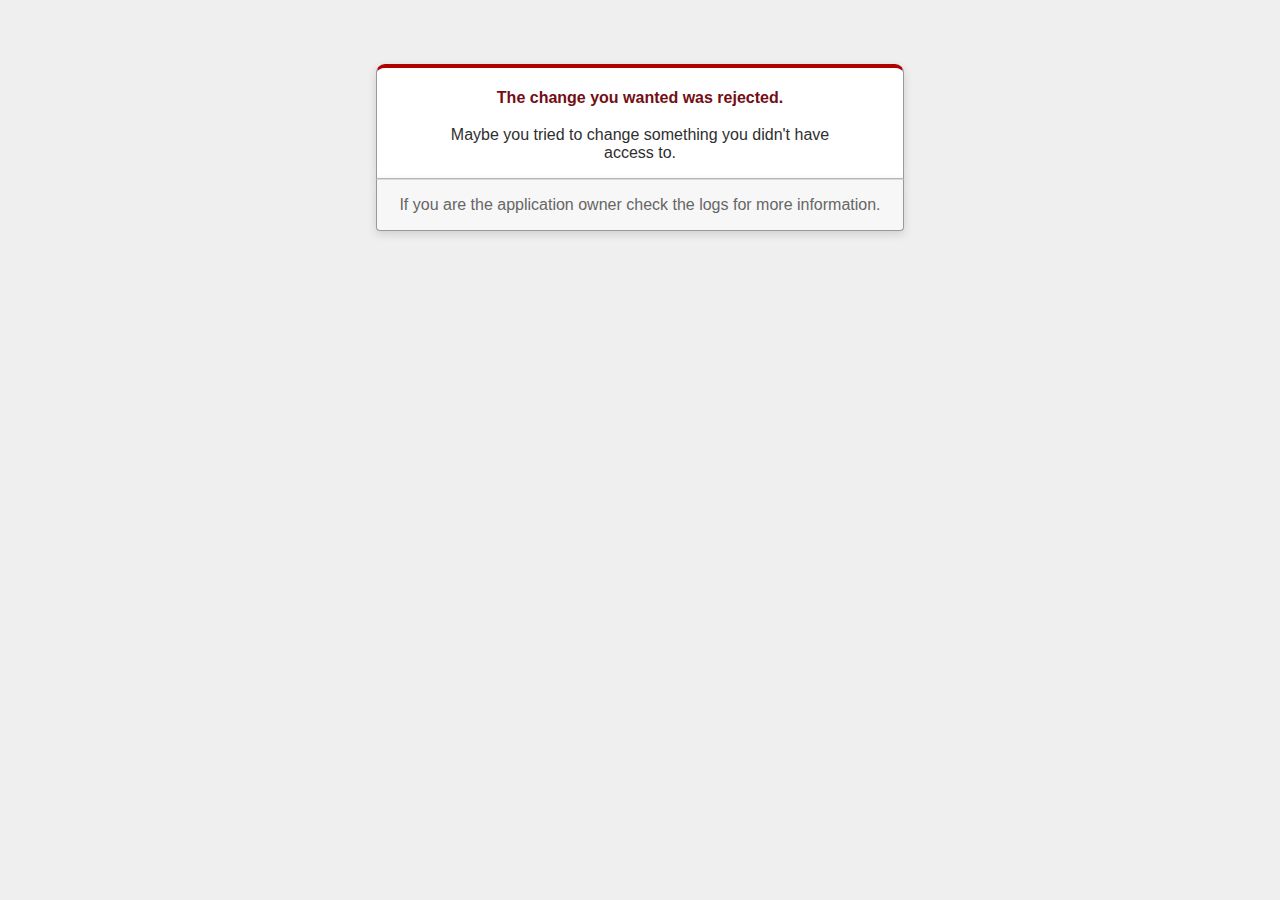
<file: public/422.html>
<!DOCTYPE html>
<html>
<head>
  <title>The change you wanted was rejected (422)</title>
  <meta name="viewport" content="width=device-width,initial-scale=1">
  <style>
  .rails-default-error-page {
    background-color: #EFEFEF;
    color: #2E2F30;
    text-align: center;
    font-family: arial, sans-serif;
    margin: 0;
  }

  .rails-default-error-page div.dialog {
    width: 95%;
    max-width: 33em;
    margin: 4em auto 0;
  }

  .rails-default-error-page div.dialog > div {
    border: 1px solid #CCC;
    border-right-color: #999;
    border-left-color: #999;
    border-bottom-color: #BBB;
    border-top: #B00100 solid 4px;
    border-top-left-radius: 9px;
    border-top-right-radius: 9px;
    background-color: white;
    padding: 7px 12% 0;
    box-shadow: 0 3px 8px rgba(50, 50, 50, 0.17);
  }

  .rails-default-error-page h1 {
    font-size: 100%;
    color: #730E15;
    line-height: 1.5em;
  }

  .rails-default-error-page div.dialog > p {
    margin: 0 0 1em;
    padding: 1em;
    background-color: #F7F7F7;
    border: 1px solid #CCC;
    border-right-color: #999;
    border-left-color: #999;
    border-bottom-color: #999;
    border-bottom-left-radius: 4px;
    border-bottom-right-radius: 4px;
    border-top-color: #DADADA;
    color: #666;
    box-shadow: 0 3px 8px rgba(50, 50, 50, 0.17);
  }
  </style>
</head>

<body class="rails-default-error-page">
  <!-- This file lives in public/422.html -->
  <div class="dialog">
    <div>
      <h1>The change you wanted was rejected.</h1>
      <p>Maybe you tried to change something you didn't have access to.</p>
    </div>
    <p>If you are the application owner check the logs for more information.</p>
  </div>
</body>
</html>
</file>
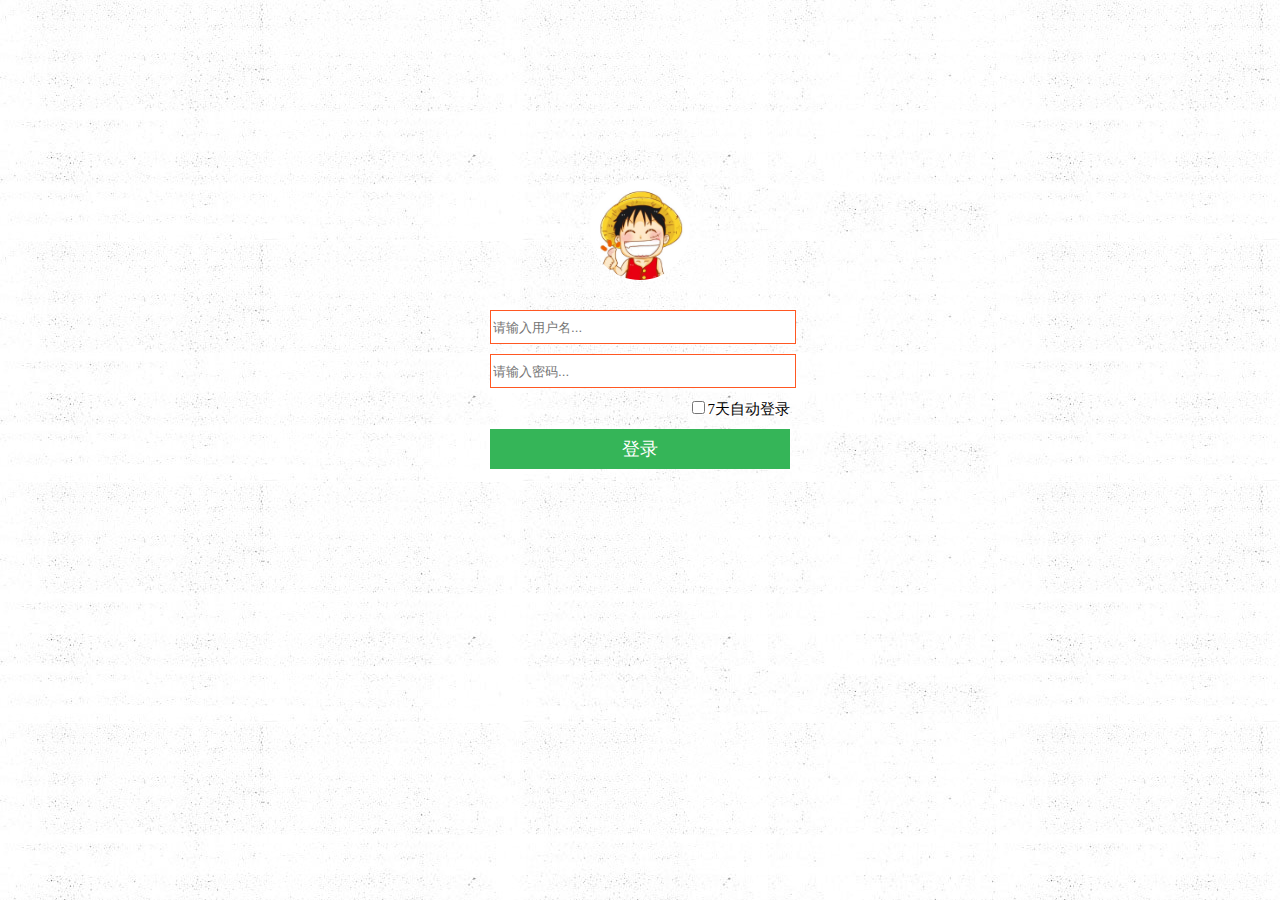
<file: webapp/html/login.html>
<!DOCTYPE html>
<html>
    <head>
        <meta charset="UTF-8">
        <meta http-equiv="X-UA-Compatible" content="IE=edge">
        <meta name="viewport" content="width=device-width, initial-scale=1.0">
        <meta name="description" content="Blog Login">
        <meta name="author" content="Suvan">
        <title>Login</title>

        <!--CSS -->
        <link href="../css/login.css" rel="stylesheet">

        <!-- JavaScript -->
        <script src="../js/login.js"></script>

    </head>
    <body>
        <div class="container">
            <div class="header">
                <a href="${basePath}">
                    <img src="../img/suvan.jpg" class="he-img">
                </a>
            </div>
            <div class="main">
                <div class="ma-form">
                    <form id="login-form"  action="login/loginCheck" method="post">
                        <input type="hidden" value="隐藏提交(test1)" name="test1"/>
                        <input type="hidden" value="隐藏提交(test2)" name="test2"/>

                        <div class="form-item">
                            <input type="text" class="form-input"   name="username" placeholder="请输入用户名..."/>
                        </div>
                        <div class="form-item">
                            <input type="password" class="form-input"  id="password" name="password" placeholder="请输入密码..."/>
                        </div>
                        <div class="form-item">
                                <label class="form-automaticLogin">
                                    <input type="checkbox" name="automaticLogin">7天自动登录
                                </label>
                        </div>
                        <div class="form-item">
                            <button type="submit" class="form-loginButton">登录</button>
                        </div>
                    </form>
                </div>
            </div>
        </div>
    </body>
</html>
</file>
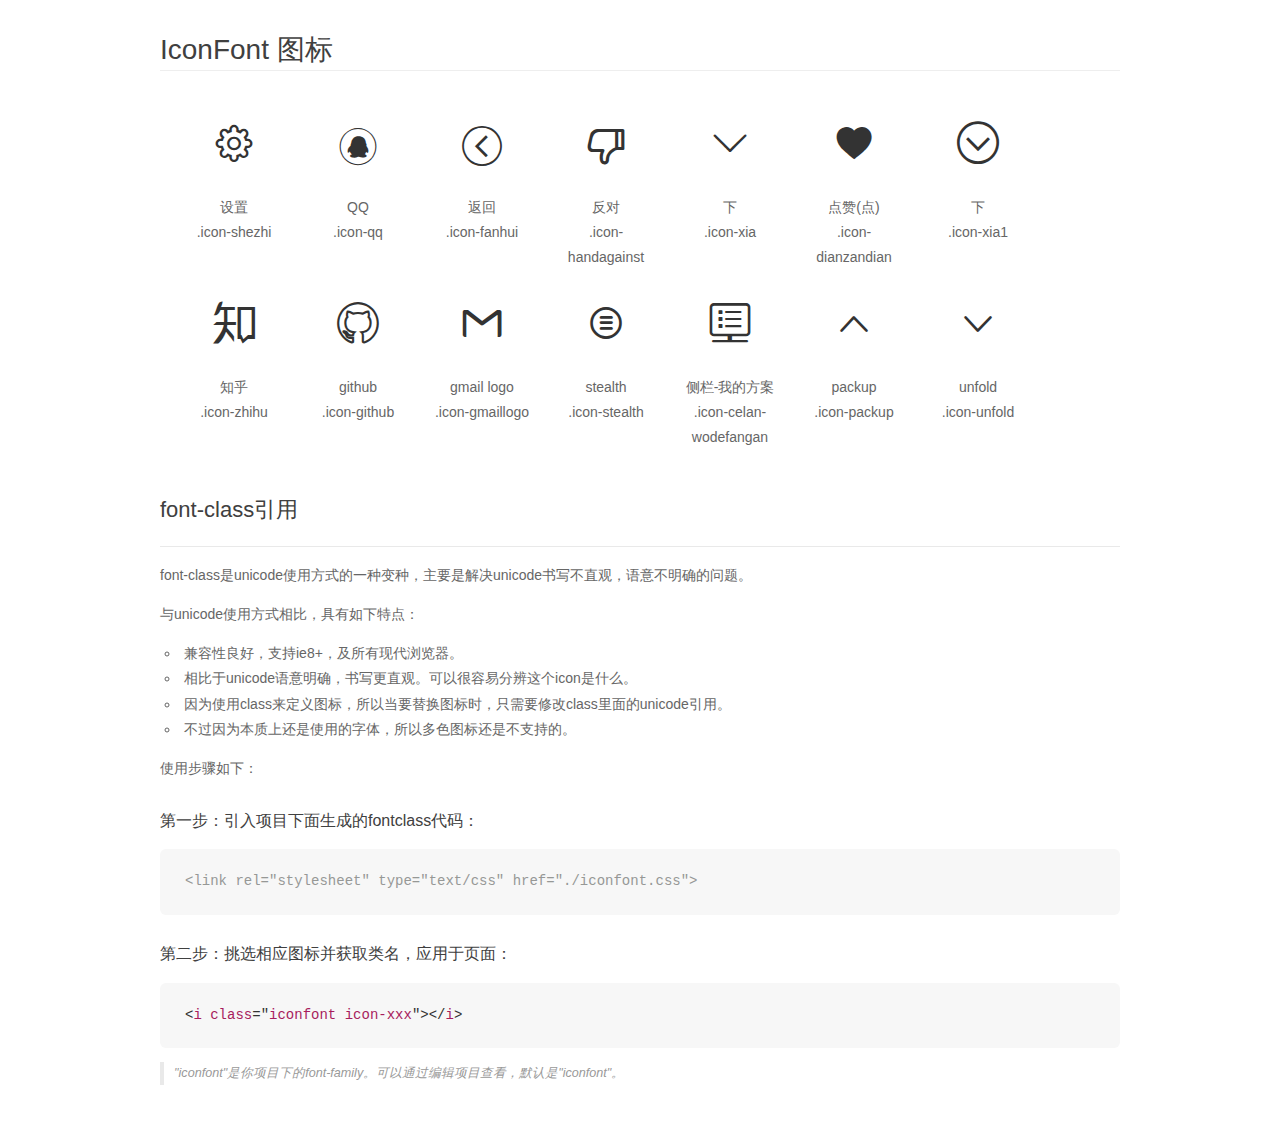
<file: webapp/extend/icon/demo_fontclass.html>
<!DOCTYPE html>
<html>
<head>
    <meta charset="utf-8"/>
    <title>IconFont</title>
    <link rel="stylesheet" href="demo.css">
    <link rel="stylesheet" href="iconfont.css">
</head>
<body>
    <div class="main markdown">
        <h1>IconFont 图标</h1>
        <ul class="icon_lists clear">
            
                <li>
                <i class="icon iconfont icon-shezhi"></i>
                    <div class="name">设置</div>
                    <div class="fontclass">.icon-shezhi</div>
                </li>
            
                <li>
                <i class="icon iconfont icon-qq"></i>
                    <div class="name">QQ</div>
                    <div class="fontclass">.icon-qq</div>
                </li>
            
                <li>
                <i class="icon iconfont icon-fanhui"></i>
                    <div class="name">返回</div>
                    <div class="fontclass">.icon-fanhui</div>
                </li>
            
                <li>
                <i class="icon iconfont icon-handagainst"></i>
                    <div class="name">反对</div>
                    <div class="fontclass">.icon-handagainst</div>
                </li>
            
                <li>
                <i class="icon iconfont icon-xia"></i>
                    <div class="name">下</div>
                    <div class="fontclass">.icon-xia</div>
                </li>
            
                <li>
                <i class="icon iconfont icon-dianzandian"></i>
                    <div class="name">点赞(点)</div>
                    <div class="fontclass">.icon-dianzandian</div>
                </li>
            
                <li>
                <i class="icon iconfont icon-xia1"></i>
                    <div class="name">下</div>
                    <div class="fontclass">.icon-xia1</div>
                </li>
            
                <li>
                <i class="icon iconfont icon-zhihu"></i>
                    <div class="name">知乎</div>
                    <div class="fontclass">.icon-zhihu</div>
                </li>
            
                <li>
                <i class="icon iconfont icon-github"></i>
                    <div class="name">github</div>
                    <div class="fontclass">.icon-github</div>
                </li>
            
                <li>
                <i class="icon iconfont icon-gmaillogo"></i>
                    <div class="name">gmail logo</div>
                    <div class="fontclass">.icon-gmaillogo</div>
                </li>
            
                <li>
                <i class="icon iconfont icon-stealth"></i>
                    <div class="name">stealth</div>
                    <div class="fontclass">.icon-stealth</div>
                </li>
            
                <li>
                <i class="icon iconfont icon-celan-wodefangan"></i>
                    <div class="name">侧栏-我的方案</div>
                    <div class="fontclass">.icon-celan-wodefangan</div>
                </li>
            
                <li>
                <i class="icon iconfont icon-packup"></i>
                    <div class="name">packup</div>
                    <div class="fontclass">.icon-packup</div>
                </li>
            
                <li>
                <i class="icon iconfont icon-unfold"></i>
                    <div class="name">unfold</div>
                    <div class="fontclass">.icon-unfold</div>
                </li>
            
        </ul>

        <h2 id="font-class-">font-class引用</h2>
        <hr>

        <p>font-class是unicode使用方式的一种变种，主要是解决unicode书写不直观，语意不明确的问题。</p>
        <p>与unicode使用方式相比，具有如下特点：</p>
        <ul>
        <li>兼容性良好，支持ie8+，及所有现代浏览器。</li>
        <li>相比于unicode语意明确，书写更直观。可以很容易分辨这个icon是什么。</li>
        <li>因为使用class来定义图标，所以当要替换图标时，只需要修改class里面的unicode引用。</li>
        <li>不过因为本质上还是使用的字体，所以多色图标还是不支持的。</li>
        </ul>
        <p>使用步骤如下：</p>
        <h3 id="-fontclass-">第一步：引入项目下面生成的fontclass代码：</h3>


        <pre><code class="lang-js hljs javascript"><span class="hljs-comment">&lt;link rel="stylesheet" type="text/css" href="./iconfont.css"&gt;</span></code></pre>
        <h3 id="-">第二步：挑选相应图标并获取类名，应用于页面：</h3>
        <pre><code class="lang-css hljs">&lt;<span class="hljs-selector-tag">i</span> <span class="hljs-selector-tag">class</span>="<span class="hljs-selector-tag">iconfont</span> <span class="hljs-selector-tag">icon-xxx</span>"&gt;&lt;/<span class="hljs-selector-tag">i</span>&gt;</code></pre>
        <blockquote>
        <p>"iconfont"是你项目下的font-family。可以通过编辑项目查看，默认是"iconfont"。</p>
        </blockquote>
    </div>
</body>
</html>
</file>
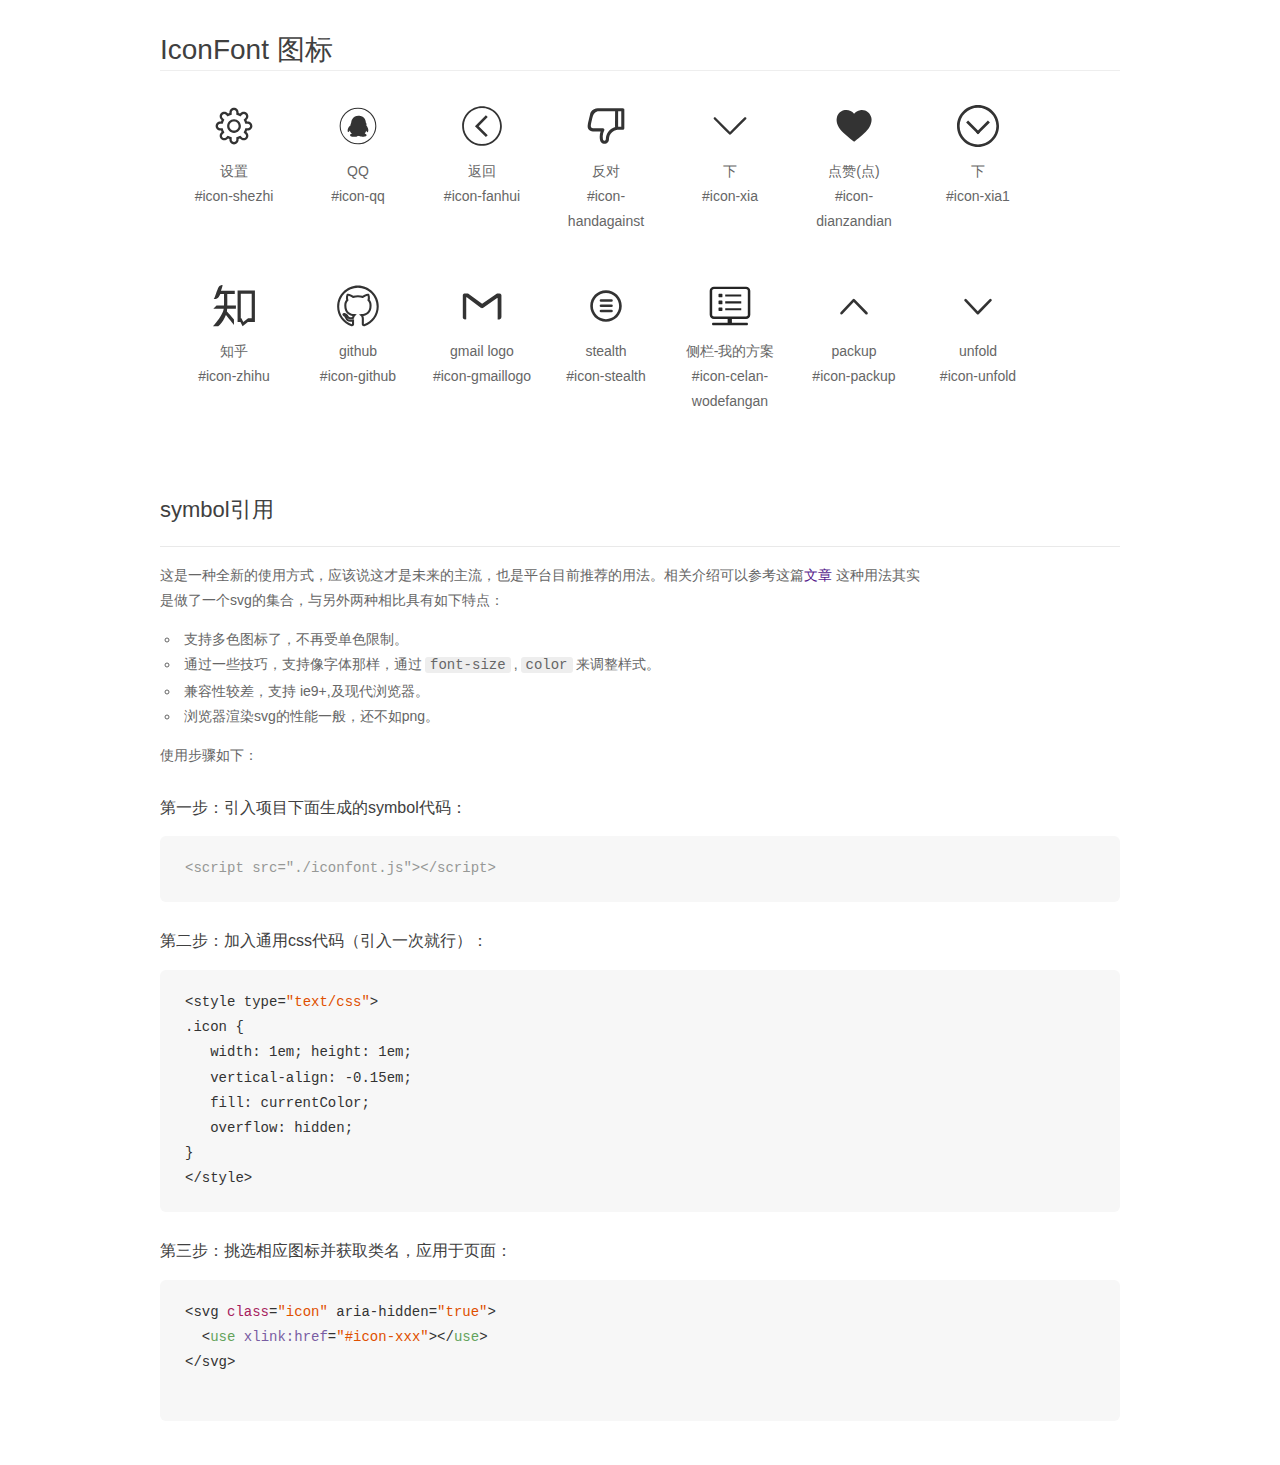
<file: webapp/extend/icon/demo_symbol.html>
<!DOCTYPE html>
<html>
<head>
    <meta charset="utf-8"/>
    <title>IconFont</title>
    <link rel="stylesheet" href="demo.css">
    <script src="iconfont.js"></script>

    <style type="text/css">
        .icon {
          /* 通过设置 font-size 来改变图标大小 */
          width: 1em; height: 1em;
          /* 图标和文字相邻时，垂直对齐 */
          vertical-align: -0.15em;
          /* 通过设置 color 来改变 SVG 的颜色/fill */
          fill: currentColor;
          /* path 和 stroke 溢出 viewBox 部分在 IE 下会显示
             normalize.css 中也包含这行 */
          overflow: hidden;
        }

    </style>
</head>
<body>
    <div class="main markdown">
        <h1>IconFont 图标</h1>
        <ul class="icon_lists clear">
            
                <li>
                    <svg class="icon" aria-hidden="true">
                        <use xlink:href="#icon-shezhi"></use>
                    </svg>
                    <div class="name">设置</div>
                    <div class="fontclass">#icon-shezhi</div>
                </li>
            
                <li>
                    <svg class="icon" aria-hidden="true">
                        <use xlink:href="#icon-qq"></use>
                    </svg>
                    <div class="name">QQ</div>
                    <div class="fontclass">#icon-qq</div>
                </li>
            
                <li>
                    <svg class="icon" aria-hidden="true">
                        <use xlink:href="#icon-fanhui"></use>
                    </svg>
                    <div class="name">返回</div>
                    <div class="fontclass">#icon-fanhui</div>
                </li>
            
                <li>
                    <svg class="icon" aria-hidden="true">
                        <use xlink:href="#icon-handagainst"></use>
                    </svg>
                    <div class="name">反对</div>
                    <div class="fontclass">#icon-handagainst</div>
                </li>
            
                <li>
                    <svg class="icon" aria-hidden="true">
                        <use xlink:href="#icon-xia"></use>
                    </svg>
                    <div class="name">下</div>
                    <div class="fontclass">#icon-xia</div>
                </li>
            
                <li>
                    <svg class="icon" aria-hidden="true">
                        <use xlink:href="#icon-dianzandian"></use>
                    </svg>
                    <div class="name">点赞(点)</div>
                    <div class="fontclass">#icon-dianzandian</div>
                </li>
            
                <li>
                    <svg class="icon" aria-hidden="true">
                        <use xlink:href="#icon-xia1"></use>
                    </svg>
                    <div class="name">下</div>
                    <div class="fontclass">#icon-xia1</div>
                </li>
            
                <li>
                    <svg class="icon" aria-hidden="true">
                        <use xlink:href="#icon-zhihu"></use>
                    </svg>
                    <div class="name">知乎</div>
                    <div class="fontclass">#icon-zhihu</div>
                </li>
            
                <li>
                    <svg class="icon" aria-hidden="true">
                        <use xlink:href="#icon-github"></use>
                    </svg>
                    <div class="name">github</div>
                    <div class="fontclass">#icon-github</div>
                </li>
            
                <li>
                    <svg class="icon" aria-hidden="true">
                        <use xlink:href="#icon-gmaillogo"></use>
                    </svg>
                    <div class="name">gmail logo</div>
                    <div class="fontclass">#icon-gmaillogo</div>
                </li>
            
                <li>
                    <svg class="icon" aria-hidden="true">
                        <use xlink:href="#icon-stealth"></use>
                    </svg>
                    <div class="name">stealth</div>
                    <div class="fontclass">#icon-stealth</div>
                </li>
            
                <li>
                    <svg class="icon" aria-hidden="true">
                        <use xlink:href="#icon-celan-wodefangan"></use>
                    </svg>
                    <div class="name">侧栏-我的方案</div>
                    <div class="fontclass">#icon-celan-wodefangan</div>
                </li>
            
                <li>
                    <svg class="icon" aria-hidden="true">
                        <use xlink:href="#icon-packup"></use>
                    </svg>
                    <div class="name">packup</div>
                    <div class="fontclass">#icon-packup</div>
                </li>
            
                <li>
                    <svg class="icon" aria-hidden="true">
                        <use xlink:href="#icon-unfold"></use>
                    </svg>
                    <div class="name">unfold</div>
                    <div class="fontclass">#icon-unfold</div>
                </li>
            
        </ul>


        <h2 id="symbol-">symbol引用</h2>
        <hr>

        <p>这是一种全新的使用方式，应该说这才是未来的主流，也是平台目前推荐的用法。相关介绍可以参考这篇<a href="">文章</a>
        这种用法其实是做了一个svg的集合，与另外两种相比具有如下特点：</p>
        <ul>
          <li>支持多色图标了，不再受单色限制。</li>
          <li>通过一些技巧，支持像字体那样，通过<code>font-size</code>,<code>color</code>来调整样式。</li>
          <li>兼容性较差，支持 ie9+,及现代浏览器。</li>
          <li>浏览器渲染svg的性能一般，还不如png。</li>
        </ul>
        <p>使用步骤如下：</p>
        <h3 id="-symbol-">第一步：引入项目下面生成的symbol代码：</h3>
        <pre><code class="lang-js hljs javascript"><span class="hljs-comment">&lt;script src="./iconfont.js"&gt;&lt;/script&gt;</span></code></pre>
        <h3 id="-css-">第二步：加入通用css代码（引入一次就行）：</h3>
        <pre><code class="lang-js hljs javascript">&lt;style type=<span class="hljs-string">"text/css"</span>&gt;
.icon {
   width: <span class="hljs-number">1</span>em; height: <span class="hljs-number">1</span>em;
   vertical-align: <span class="hljs-number">-0.15</span>em;
   fill: currentColor;
   overflow: hidden;
}
&lt;<span class="hljs-regexp">/style&gt;</span></code></pre>
        <h3 id="-">第三步：挑选相应图标并获取类名，应用于页面：</h3>
        <pre><code class="lang-js hljs javascript">&lt;svg <span class="hljs-class"><span class="hljs-keyword">class</span></span>=<span class="hljs-string">"icon"</span> aria-hidden=<span class="hljs-string">"true"</span>&gt;<span class="xml"><span class="hljs-tag">
  &lt;<span class="hljs-name">use</span> <span class="hljs-attr">xlink:href</span>=<span class="hljs-string">"#icon-xxx"</span>&gt;</span><span class="hljs-tag">&lt;/<span class="hljs-name">use</span>&gt;</span>
</span>&lt;<span class="hljs-regexp">/svg&gt;
        </span></code></pre>
    </div>
</body>
</html>
</file>
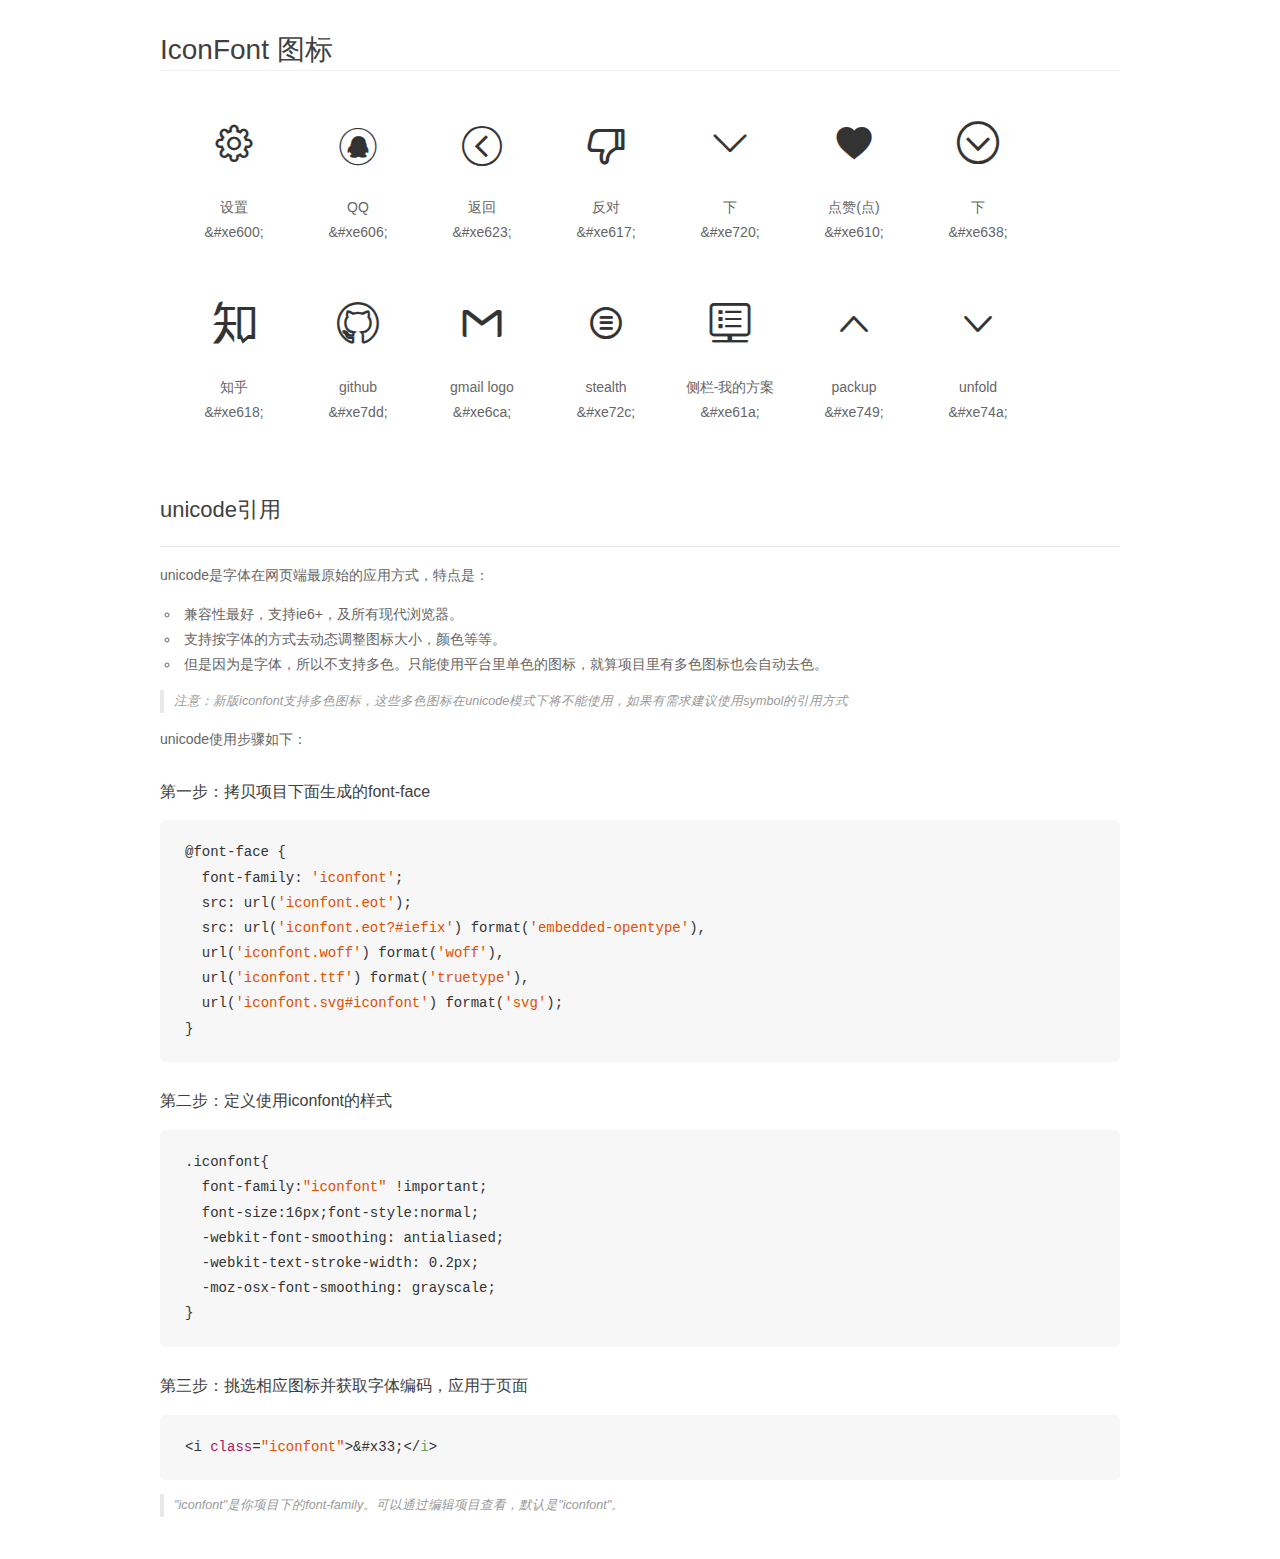
<file: webapp/extend/icon/demo_unicode.html>
<!DOCTYPE html>
<html>
<head>
    <meta charset="utf-8"/>
    <title>IconFont</title>
    <link rel="stylesheet" href="demo.css">

    <style type="text/css">

        @font-face {font-family: "iconfont";
          src: url('iconfont.eot'); /* IE9*/
          src: url('iconfont.eot#iefix') format('embedded-opentype'), /* IE6-IE8 */
          url('iconfont.woff') format('woff'), /* chrome, firefox */
          url('iconfont.ttf') format('truetype'), /* chrome, firefox, opera, Safari, Android, iOS 4.2+*/
          url('iconfont.svg#iconfont') format('svg'); /* iOS 4.1- */
        }

        .iconfont {
          font-family:"iconfont" !important;
          font-size:16px;
          font-style:normal;
          -webkit-font-smoothing: antialiased;
          -webkit-text-stroke-width: 0.2px;
          -moz-osx-font-smoothing: grayscale;
        }

    </style>
</head>
<body>
    <div class="main markdown">
        <h1>IconFont 图标</h1>
        <ul class="icon_lists clear">
            
                <li>
                <i class="icon iconfont">&#xe600;</i>
                    <div class="name">设置</div>
                    <div class="code">&amp;#xe600;</div>
                </li>
            
                <li>
                <i class="icon iconfont">&#xe606;</i>
                    <div class="name">QQ</div>
                    <div class="code">&amp;#xe606;</div>
                </li>
            
                <li>
                <i class="icon iconfont">&#xe623;</i>
                    <div class="name">返回</div>
                    <div class="code">&amp;#xe623;</div>
                </li>
            
                <li>
                <i class="icon iconfont">&#xe617;</i>
                    <div class="name">反对</div>
                    <div class="code">&amp;#xe617;</div>
                </li>
            
                <li>
                <i class="icon iconfont">&#xe720;</i>
                    <div class="name">下</div>
                    <div class="code">&amp;#xe720;</div>
                </li>
            
                <li>
                <i class="icon iconfont">&#xe610;</i>
                    <div class="name">点赞(点)</div>
                    <div class="code">&amp;#xe610;</div>
                </li>
            
                <li>
                <i class="icon iconfont">&#xe638;</i>
                    <div class="name">下</div>
                    <div class="code">&amp;#xe638;</div>
                </li>
            
                <li>
                <i class="icon iconfont">&#xe618;</i>
                    <div class="name">知乎</div>
                    <div class="code">&amp;#xe618;</div>
                </li>
            
                <li>
                <i class="icon iconfont">&#xe7dd;</i>
                    <div class="name">github</div>
                    <div class="code">&amp;#xe7dd;</div>
                </li>
            
                <li>
                <i class="icon iconfont">&#xe6ca;</i>
                    <div class="name">gmail logo</div>
                    <div class="code">&amp;#xe6ca;</div>
                </li>
            
                <li>
                <i class="icon iconfont">&#xe72c;</i>
                    <div class="name">stealth</div>
                    <div class="code">&amp;#xe72c;</div>
                </li>
            
                <li>
                <i class="icon iconfont">&#xe61a;</i>
                    <div class="name">侧栏-我的方案</div>
                    <div class="code">&amp;#xe61a;</div>
                </li>
            
                <li>
                <i class="icon iconfont">&#xe749;</i>
                    <div class="name">packup</div>
                    <div class="code">&amp;#xe749;</div>
                </li>
            
                <li>
                <i class="icon iconfont">&#xe74a;</i>
                    <div class="name">unfold</div>
                    <div class="code">&amp;#xe74a;</div>
                </li>
            
        </ul>
        <h2 id="unicode-">unicode引用</h2>
        <hr>

        <p>unicode是字体在网页端最原始的应用方式，特点是：</p>
        <ul>
        <li>兼容性最好，支持ie6+，及所有现代浏览器。</li>
        <li>支持按字体的方式去动态调整图标大小，颜色等等。</li>
        <li>但是因为是字体，所以不支持多色。只能使用平台里单色的图标，就算项目里有多色图标也会自动去色。</li>
        </ul>
        <blockquote>
        <p>注意：新版iconfont支持多色图标，这些多色图标在unicode模式下将不能使用，如果有需求建议使用symbol的引用方式</p>
        </blockquote>
        <p>unicode使用步骤如下：</p>
        <h3 id="-font-face">第一步：拷贝项目下面生成的font-face</h3>
        <pre><code class="lang-js hljs javascript">@font-face {
  font-family: <span class="hljs-string">'iconfont'</span>;
  src: url(<span class="hljs-string">'iconfont.eot'</span>);
  src: url(<span class="hljs-string">'iconfont.eot?#iefix'</span>) format(<span class="hljs-string">'embedded-opentype'</span>),
  url(<span class="hljs-string">'iconfont.woff'</span>) format(<span class="hljs-string">'woff'</span>),
  url(<span class="hljs-string">'iconfont.ttf'</span>) format(<span class="hljs-string">'truetype'</span>),
  url(<span class="hljs-string">'iconfont.svg#iconfont'</span>) format(<span class="hljs-string">'svg'</span>);
}
</code></pre>
        <h3 id="-iconfont-">第二步：定义使用iconfont的样式</h3>
        <pre><code class="lang-js hljs javascript">.iconfont{
  font-family:<span class="hljs-string">"iconfont"</span> !important;
  font-size:<span class="hljs-number">16</span>px;font-style:normal;
  -webkit-font-smoothing: antialiased;
  -webkit-text-stroke-width: <span class="hljs-number">0.2</span>px;
  -moz-osx-font-smoothing: grayscale;
}
</code></pre>
        <h3 id="-">第三步：挑选相应图标并获取字体编码，应用于页面</h3>
        <pre><code class="lang-js hljs javascript">&lt;i <span class="hljs-class"><span class="hljs-keyword">class</span></span>=<span class="hljs-string">"iconfont"</span>&gt;&amp;#x33;<span class="xml"><span class="hljs-tag">&lt;/<span class="hljs-name">i</span>&gt;</span></span></code></pre>

        <blockquote>
        <p>"iconfont"是你项目下的font-family。可以通过编辑项目查看，默认是"iconfont"。</p>
        </blockquote>
    </div>


</body>
</html>
</file>
<file: webapp/css/login.css>
body {
    margin: 0px;
    border: 0px;
    padding: 0px;

    background: url(../img/background.jpg);
}

/*************************************************中部容器**************************************************************/
.container{
    margin: 0 auto;
    padding: 180px 0 20px 0;
}
    /**************顶部**********************/
    .header{
       margin-bottom: 30px;
        min-width: 300px;
    }
        .he-img{
            margin: 0 auto;/*水平居中*/
            border-radius: 100%;

            width: 100px;
            height: 100px;

            display: block;/*inline不能设置宽高,且同行,block可设置宽高,前后换行,inline-block设置宽高,且同行*/
        }

    /**************中部**********************/
    .main{

    }
        .ma-form{
            /*表单模块div*/
            margin: 0 auto;
            padding:0 40px;

            width: 300px;
        }
            .form-item{
                /*表单选项*/
                margin-bottom: 10px;
            }
            .form-input{
                /*表单输入框*/
                border:1px solid #FF5722;

                width: 100%;
                height: 30px;
            }
                .form-input:hover{
                    /*输入框鼠标移动*/
                    border-color: #01AAED;

                    box-shadow:-1px 0 1px #01AAED, /*左边阴影(水平(-左+右),垂直,模糊面积,颜色)*/
                                1px 0 1px #01AAED, /*右边阴影*/
                                0 -1px 1px #01AAED, /*顶部阴影*/
                                0 1px 1px #01AAED; /*底边阴影*/
                }

            .form-loginButton{
                /*登录按钮*/
                border: 0;

                width: 100%;
                height: 40px;

                color: #ffffff;
                font-size: 18px;
                background-color: #35b558;
            }
                .form-loginButton:hover{ /*登录按钮鼠标移动*/  opacity: 0.70;   /*透明度*/  }

            .form-automaticLogin{
                text-align: right;

                font-size: 15px;
                font-family: "YouYuan";

                display: block;
            }
</file>
<file: webapp/extend/icon/iconfont.css>
@font-face {font-family: "iconfont";
  src: url('iconfont.eot?t=1496936323534'); /* IE9*/
  src: url('iconfont.eot?t=1496936323534#iefix') format('embedded-opentype'), /* IE6-IE8 */
  url('iconfont.woff?t=1496936323534') format('woff'), /* chrome, firefox */
  url('iconfont.ttf?t=1496936323534') format('truetype'), /* chrome, firefox, opera, Safari, Android, iOS 4.2+*/
  url('iconfont.svg?t=1496936323534#iconfont') format('svg'); /* iOS 4.1- */
}

.iconfont {
  font-family:"iconfont" !important;
  font-size:16px;
  font-style:normal;
  -webkit-font-smoothing: antialiased;
  -moz-osx-font-smoothing: grayscale;
}

.icon-shezhi:before { content: "\e600"; }

.icon-qq:before { content: "\e606"; }

.icon-fanhui:before { content: "\e623"; }

.icon-handagainst:before { content: "\e617"; }

.icon-xia:before { content: "\e720"; }

.icon-dianzandian:before { content: "\e610"; }

.icon-xia1:before { content: "\e638"; }

.icon-zhihu:before { content: "\e618"; }

.icon-github:before { content: "\e7dd"; }

.icon-gmaillogo:before { content: "\e6ca"; }

.icon-stealth:before { content: "\e72c"; }

.icon-celan-wodefangan:before { content: "\e61a"; }

.icon-packup:before { content: "\e749"; }

.icon-unfold:before { content: "\e74a"; }
</file>
<file: webapp/extend/icon/demo.css>
*{margin: 0;padding: 0;list-style: none;}
/*
KISSY CSS Reset
理念：1. reset 的目的不是清除浏览器的默认样式，这仅是部分工作。清除和重置是紧密不可分的。
2. reset 的目的不是让默认样式在所有浏览器下一致，而是减少默认样式有可能带来的问题。
3. reset 期望提供一套普适通用的基础样式。但没有银弹，推荐根据具体需求，裁剪和修改后再使用。
特色：1. 适应中文；2. 基于最新主流浏览器。
维护：玉伯<lifesinger@gmail.com>, 正淳<ragecarrier@gmail.com>
 */

/** 清除内外边距 **/
body, h1, h2, h3, h4, h5, h6, hr, p, blockquote, /* structural elements 结构元素 */
dl, dt, dd, ul, ol, li, /* list elements 列表元素 */
pre, /* text formatting elements 文本格式元素 */
form, fieldset, legend, button, input, textarea, /* form elements 表单元素 */
th, td /* table elements 表格元素 */ {
  margin: 0;
  padding: 0;
}

/** 设置默认字体 **/
body,
button, input, select, textarea /* for ie */ {
  font: 12px/1.5 tahoma, arial, \5b8b\4f53, sans-serif;
}
h1, h2, h3, h4, h5, h6 { font-size: 100%; }
address, cite, dfn, em, var { font-style: normal; } /* 将斜体扶正 */
code, kbd, pre, samp { font-family: courier new, courier, monospace; } /* 统一等宽字体 */
small { font-size: 12px; } /* 小于 12px 的中文很难阅读，让 small 正常化 */

/** 重置列表元素 **/
ul, ol { list-style: none; }

/** 重置文本格式元素 **/
a { text-decoration: none; }
a:hover { text-decoration: underline; }


/** 重置表单元素 **/
legend { color: #000; } /* for ie6 */
fieldset, img { border: 0; } /* img 搭车：让链接里的 img 无边框 */
button, input, select, textarea { font-size: 100%; } /* 使得表单元素在 ie 下能继承字体大小 */
/* 注：optgroup 无法扶正 */

/** 重置表格元素 **/
table { border-collapse: collapse; border-spacing: 0; }

/* 清除浮动 */
.ks-clear:after, .clear:after {
  content: '\20';
  display: block;
  height: 0;
  clear: both;
}
.ks-clear, .clear {
  *zoom: 1;
}

.main {
  padding: 30px 100px;
width: 960px;
margin: 0 auto;
}
.main h1{font-size:36px; color:#333; text-align:left;margin-bottom:30px; border-bottom: 1px solid #eee;}

.helps{margin-top:40px;}
.helps pre{
  padding:20px;
  margin:10px 0;
  border:solid 1px #e7e1cd;
  background-color: #fffdef;
  overflow: auto;
}

.icon_lists{
  width: 100% !important;

}

.icon_lists li{
  float:left;
  width: 100px;
  height:180px;
  text-align: center;
  list-style: none !important;
}
.icon_lists .icon{
  font-size: 42px;
  line-height: 100px;
  margin: 10px 0;
  color:#333;
  -webkit-transition: font-size 0.25s ease-out 0s;
  -moz-transition: font-size 0.25s ease-out 0s;
  transition: font-size 0.25s ease-out 0s;

}
.icon_lists .icon:hover{
  font-size: 100px;
}



.markdown {
  color: #666;
  font-size: 14px;
  line-height: 1.8;
}

.highlight {
  line-height: 1.5;
}

.markdown img {
  vertical-align: middle;
  max-width: 100%;
}

.markdown h1 {
  color: #404040;
  font-weight: 500;
  line-height: 40px;
  margin-bottom: 24px;
}

.markdown h2,
.markdown h3,
.markdown h4,
.markdown h5,
.markdown h6 {
  color: #404040;
  margin: 1.6em 0 0.6em 0;
  font-weight: 500;
  clear: both;
}

.markdown h1 {
  font-size: 28px;
}

.markdown h2 {
  font-size: 22px;
}

.markdown h3 {
  font-size: 16px;
}

.markdown h4 {
  font-size: 14px;
}

.markdown h5 {
  font-size: 12px;
}

.markdown h6 {
  font-size: 12px;
}

.markdown hr {
  height: 1px;
  border: 0;
  background: #e9e9e9;
  margin: 16px 0;
  clear: both;
}

.markdown p,
.markdown pre {
  margin: 1em 0;
}

.markdown > p,
.markdown > blockquote,
.markdown > .highlight,
.markdown > ol,
.markdown > ul {
  width: 80%;
}

.markdown ul > li {
  list-style: circle;
}

.markdown > ul li,
.markdown blockquote ul > li {
  margin-left: 20px;
  padding-left: 4px;
}

.markdown > ul li p,
.markdown > ol li p {
  margin: 0.6em 0;
}

.markdown ol > li {
  list-style: decimal;
}

.markdown > ol li,
.markdown blockquote ol > li {
  margin-left: 20px;
  padding-left: 4px;
}

.markdown code {
  margin: 0 3px;
  padding: 0 5px;
  background: #eee;
  border-radius: 3px;
}

.markdown pre {
  border-radius: 6px;
  background: #f7f7f7;
  padding: 20px;
}

.markdown pre code {
  border: none;
  background: #f7f7f7;
  margin: 0;
}

.markdown strong,
.markdown b {
  font-weight: 600;
}

.markdown > table {
  border-collapse: collapse;
  border-spacing: 0px;
  empty-cells: show;
  border: 1px solid #e9e9e9;
  width: 95%;
  margin-bottom: 24px;
}

.markdown > table th {
  white-space: nowrap;
  color: #333;
  font-weight: 600;

}

.markdown > table th,
.markdown > table td {
  border: 1px solid #e9e9e9;
  padding: 8px 16px;
  text-align: left;
}

.markdown > table th {
  background: #F7F7F7;
}

.markdown blockquote {
  font-size: 90%;
  color: #999;
  border-left: 4px solid #e9e9e9;
  padding-left: 0.8em;
  margin: 1em 0;
  font-style: italic;
}

.markdown blockquote p {
  margin: 0;
}

.markdown .anchor {
  opacity: 0;
  transition: opacity 0.3s ease;
  margin-left: 8px;
}

.markdown .waiting {
  color: #ccc;
}

.markdown h1:hover .anchor,
.markdown h2:hover .anchor,
.markdown h3:hover .anchor,
.markdown h4:hover .anchor,
.markdown h5:hover .anchor,
.markdown h6:hover .anchor {
  opacity: 1;
  display: inline-block;
}

.markdown > br,
.markdown > p > br {
  clear: both;
}


.hljs {
  display: block;
  background: white;
  padding: 0.5em;
  color: #333333;
  overflow-x: auto;
}

.hljs-comment,
.hljs-meta {
  color: #969896;
}

.hljs-string,
.hljs-variable,
.hljs-template-variable,
.hljs-strong,
.hljs-emphasis,
.hljs-quote {
  color: #df5000;
}

.hljs-keyword,
.hljs-selector-tag,
.hljs-type {
  color: #a71d5d;
}

.hljs-literal,
.hljs-symbol,
.hljs-bullet,
.hljs-attribute {
  color: #0086b3;
}

.hljs-section,
.hljs-name {
  color: #63a35c;
}

.hljs-tag {
  color: #333333;
}

.hljs-title,
.hljs-attr,
.hljs-selector-id,
.hljs-selector-class,
.hljs-selector-attr,
.hljs-selector-pseudo {
  color: #795da3;
}

.hljs-addition {
  color: #55a532;
  background-color: #eaffea;
}

.hljs-deletion {
  color: #bd2c00;
  background-color: #ffecec;
}

.hljs-link {
  text-decoration: underline;
}

pre{
  background: #fff;
}
</file>
